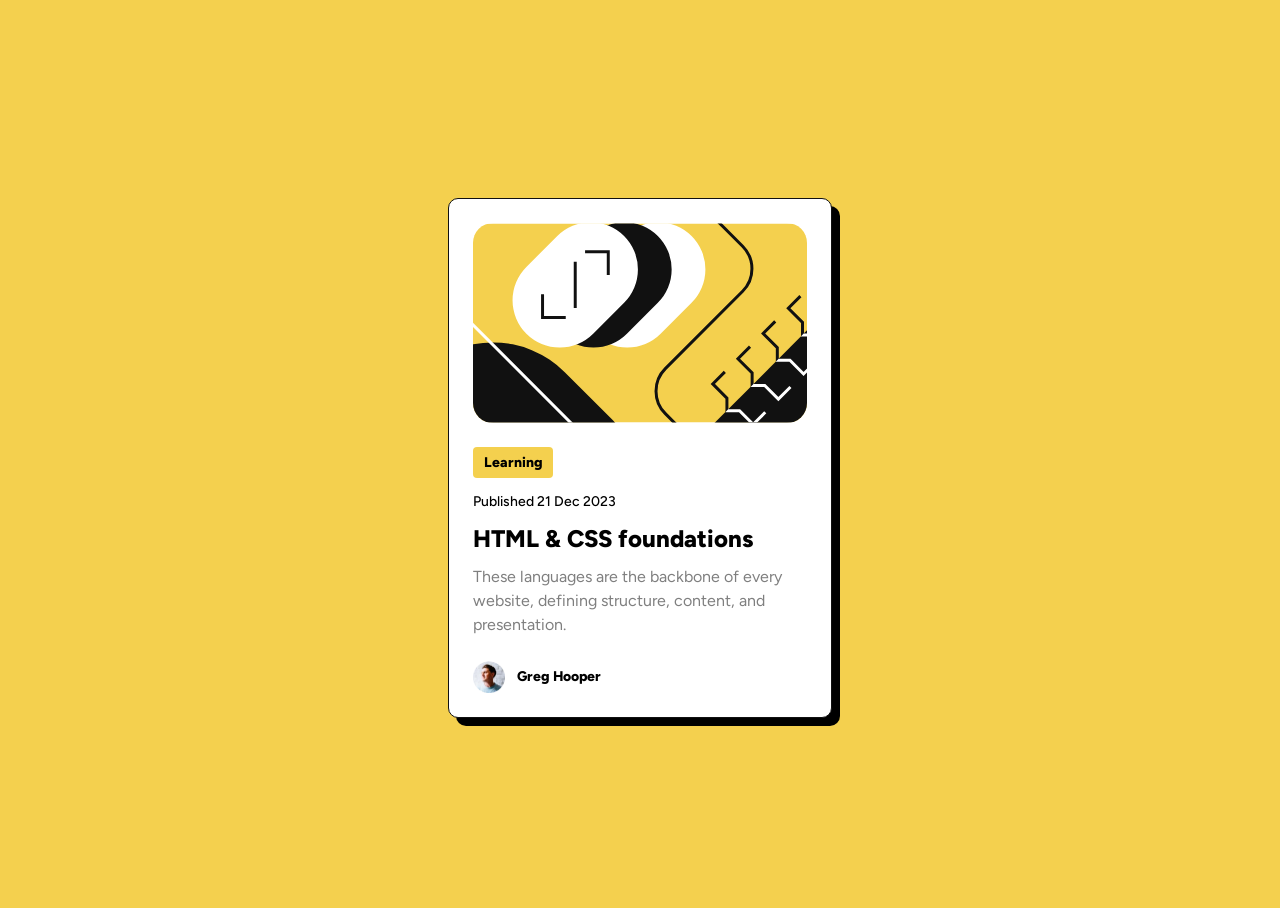
<file: index.html>
<!DOCTYPE html>
<html lang="en">
  <head>
    <meta charset="UTF-8" />
    <meta name="viewport" content="width=device-width, initial-scale=1.0" />
    <link rel="stylesheet" href="style.css" />
    <link rel="preconnect" href="https://fonts.googleapis.com" />
    <link rel="preconnect" href="https://fonts.gstatic.com" crossorigin />
    <link
      href="https://fonts.googleapis.com/css2?family=Figtree:ital,wght@0,300..900;1,300..900&display=swap"
      rel="stylesheet"
    />
    <title>Blog preview card</title>
  </head>
  <body class="background">
    <div class="card">
      <img
        class="card__illustration"
        src="assets/images/illustration-article.svg"
        alt=""
      />
      <div class="card__info">
        <div class="card__category card__text--small">Learning</div>
        <div class="card__publishing-date card__text--small">
          Published 21 Dec 2023
        </div>
        <h1 class="card__heading">HTML & CSS foundations</h1>
        <div class="card__description">
          These languages are the backbone of every website, defining structure,
          content, and presentation.
        </div>
      </div>
      <div class="card__author-info">
        <img
          class="card__authors-profile"
          src="assets/images/image-avatar.webp"
          alt="Authors profile picture"
        />
        <div class="card__authors-name card__text--small">Greg Hooper</div>
      </div>
    </div>
  </body>
</html>
</file>
<file: style.css>
/* Box sizing rules */
*,
*::before,
*::after {
  box-sizing: border-box;
}

/* Prevent font size inflation */
html {
  -moz-text-size-adjust: none;
  -webkit-text-size-adjust: none;
  text-size-adjust: none;
}

/* Remove default margin in favour of better control in authored CSS */
body,
h1,
h2,
h3,
h4,
p,
figure,
blockquote,
dl,
dd {
  margin-block-end: 0;
}

/* Remove list styles on ul, ol elements with a list role, which suggests default styling will be removed */
ul[role="list"],
ol[role="list"] {
  list-style: none;
}

/* Set core body defaults */
body {
  min-height: 100vh;
  line-height: 1.5;
}

/* Set shorter line heights on headings and interactive elements */
h1,
h2,
h3,
h4,
button,
input,
label {
  line-height: 1.1;
}

/* Balance text wrapping on headings */
h1,
h2,
h3,
h4 {
  text-wrap: balance;
}

/* A elements that don't have a class get default styles */
a:not([class]) {
  text-decoration-skip-ink: auto;
  color: currentColor;
}

/* Make images easier to work with */
img,
picture {
  max-width: 100%;
  display: block;
}

/* Inherit fonts for inputs and buttons */
input,
button,
textarea,
select {
  font-family: inherit;
  font-size: inherit;
}

/* Make sure textareas without a rows attribute are not tiny */
textarea:not([rows]) {
  min-height: 10em;
}

/* Anything that has been anchored to should have extra scroll margin */
:target {
  scroll-margin-block: 5ex;
}

/* CSS reset ^^^ */

/* colors and fonts */
:root {
  --yellow: #f4d04e;
  --black: #111;
}

body {
  font-family: "Figtree", sans-serif;
}

/* background and card styles*/

.background {
  background-color: var(--yellow);
  display: flex;
  justify-content: center;
  align-items: center;
}

.card {
  background-color: #fff;
  display: flex;
  flex-direction: column;
  align-items: flex-start;
  margin-inline: 1.5rem;
  padding: 1.5rem; /* migth replace this with em idk */
  width: 384px;
  border-radius: 10px;
  line-height: 150%;
  border: 1px solid var(--black);
  box-shadow: 8px 8px 0px 0px #000;
}

.card__illustration {
  margin-bottom: 1.5rem;
  border-radius: 20px;
}

/* card text*/

.card__text--small {
  font-size: clamp(0.75rem, 0.875rem, 2.5vw);
}

.card__category {
  font-weight: 800;
}

.card__publishing-date {
  font-weight: 500;
}
.card__heading {
  font-size: clamp(1.25rem, 1.5rem, 4vw);
  font-weight: 800;
  margin: 0;
}

/* interactive heading */
.card__heading:hover {
  cursor: pointer;
  color: var(--yellow);
}

.card__description {
  color: #7f7f7f;
  font-size: clamp(0.875rem, 1rem, 2.5vw);
}

/* category styling */

.card__category {
  padding: 0.25em 0.75em;
  background-color: var(--yellow);
  border-radius: 4px;
}

/* card info */

.card__info {
  display: flex;
  flex-direction: column;
  align-items: flex-start;
}

.card__info * {
  margin-bottom: 0.75rem;
}

.card__description {
  margin-bottom: 1.5rem;
}

/* card author */

.card__author-info {
  display: flex;
  align-items: center;
}
.card__authors-profile {
  width: 32px;
  height: 32px;
}

.card__authors-name {
  font-weight: 800;
  padding-left: 0.75rem;
}
</file>
